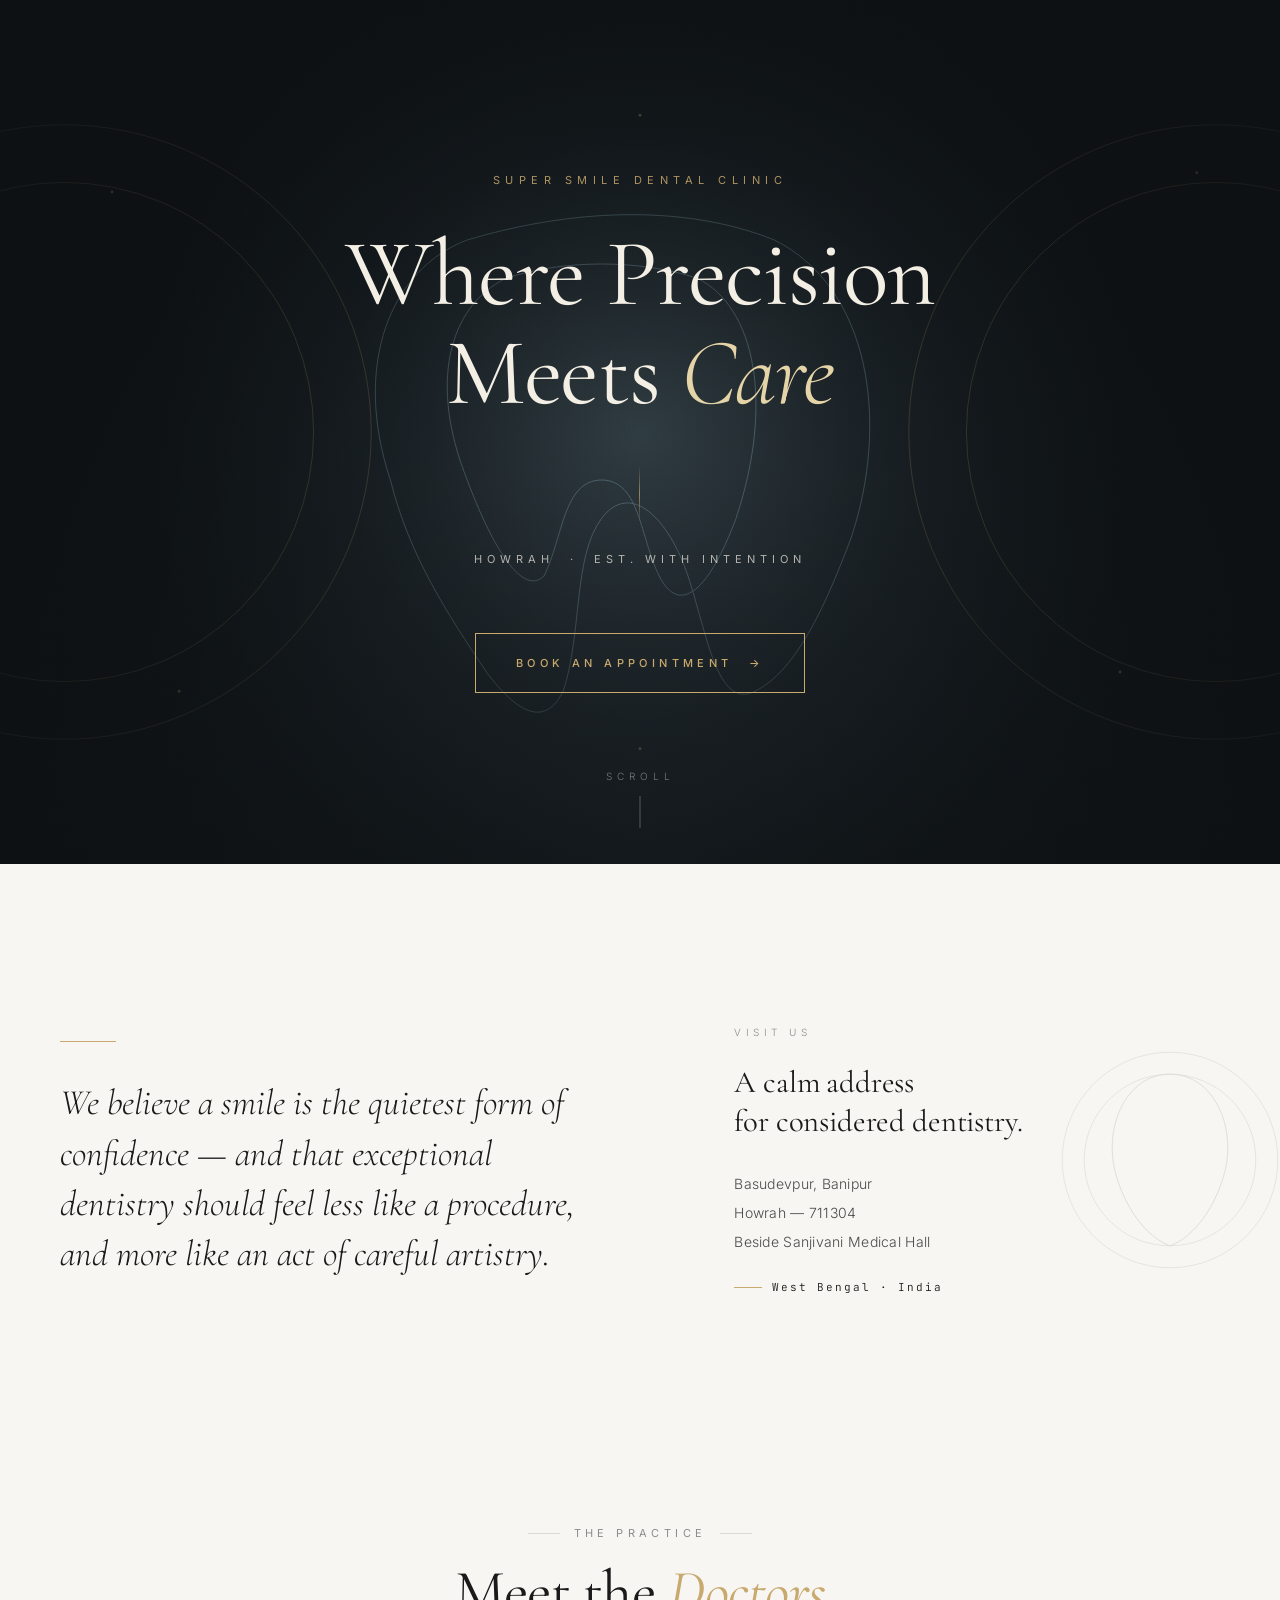
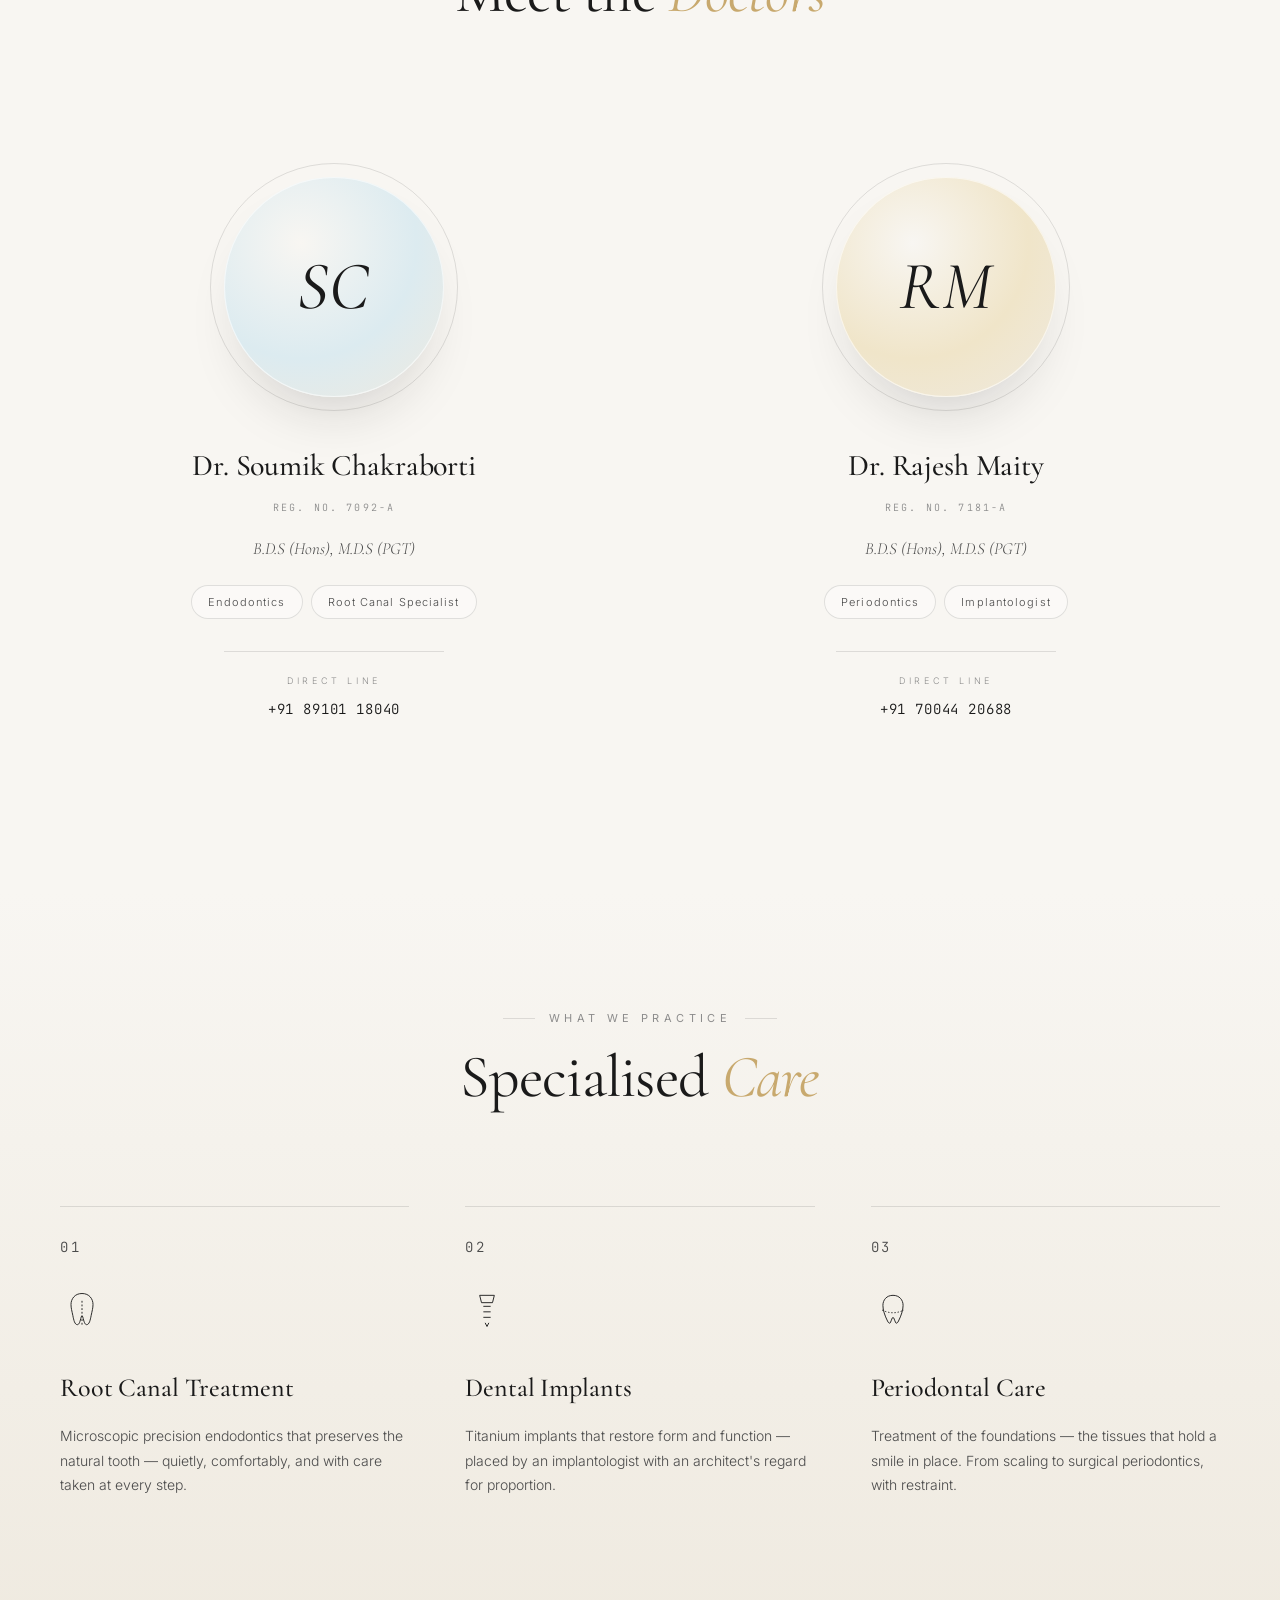
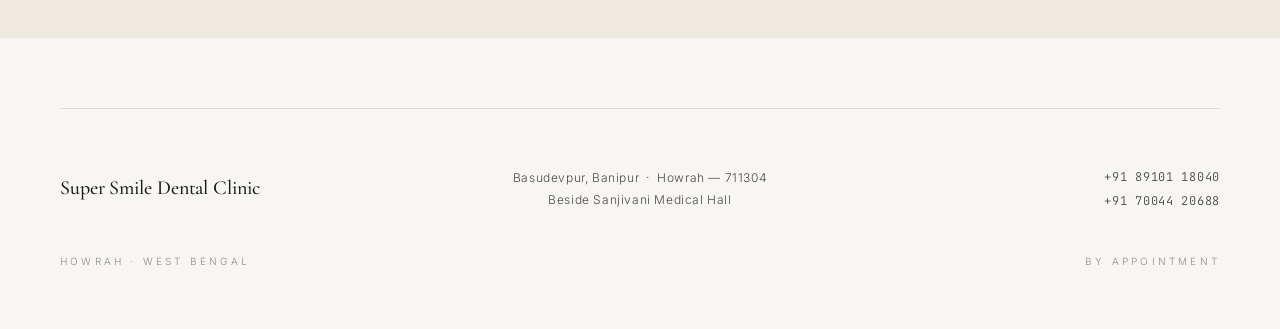
<file: super-smile-clinic/index.html>
<!DOCTYPE html>
<html lang="en">
<head>
  <meta charset="UTF-8" />
  <meta name="viewport" content="width=device-width, initial-scale=1.0" />
  <meta name="description" content="Super Smile Dental Clinic — Howrah. Premium dental care by Dr. Soumik Chakraborti and Dr. Rajesh Maity. Endodontics, Implants, Periodontal Care." />
  <title>Super Smile Dental Clinic — Howrah</title>

  <link rel="preconnect" href="https://fonts.googleapis.com" />
  <link rel="preconnect" href="https://fonts.gstatic.com" crossorigin />
  <link href="https://fonts.googleapis.com/css2?family=Cormorant+Garamond:ital,wght@0,300;0,400;0,500;0,600;1,300;1,400;1,500&family=Inter:wght@300;400;500;600&family=JetBrains+Mono:wght@300;400&display=swap" rel="stylesheet" />

  <link rel="icon" type="image/svg+xml" href="data:image/svg+xml,%3Csvg xmlns='http://www.w3.org/2000/svg' viewBox='0 0 64 64'%3E%3Cpath fill='%23C8A96E' d='M32 6c-9 0-15 5-15 14 0 6 2 10 4 16s2 22 6 22 4-12 5-15 6-3 7 0 1 15 5 15 4-16 6-22 4-10 4-16C54 11 41 6 32 6z'/%3E%3C/svg%3E" />

  <style>
    /* =========================================================
       DESIGN TOKENS
       ========================================================= */
    :root {
      --base:       #F8F6F2;
      --base-2:     #EFEAE0;
      --base-3:     #E6DFD0;
      --blue:       #A8D5E2;
      --blue-soft:  #DCEBF0;
      --gold:       #C8A96E;
      --gold-soft:  #E5D4A8;
      --ink:        #1A1A1A;
      --ink-2:      #4A4A4A;
      --ink-3:      #8C8C8C;
      --rule:       rgba(26, 26, 26, 0.12);
      --rule-soft:  rgba(26, 26, 26, 0.06);

      --serif: 'Cormorant Garamond', Georgia, 'Times New Roman', serif;
      --sans:  'Inter', -apple-system, BlinkMacSystemFont, sans-serif;
      --mono:  'JetBrains Mono', 'Courier New', monospace;

      --ease: cubic-bezier(0.22, 0.61, 0.36, 1);
    }

    *,
    *::before,
    *::after { box-sizing: border-box; margin: 0; padding: 0; }

    html { scroll-behavior: smooth; }

    body {
      font-family: var(--sans);
      font-weight: 300;
      font-size: 15px;
      line-height: 1.65;
      color: var(--ink);
      background: var(--base);
      -webkit-font-smoothing: antialiased;
      -moz-osx-font-smoothing: grayscale;
      overflow-x: hidden;
    }

    a { color: inherit; text-decoration: none; }
    button { font-family: inherit; }

    ::selection { background: var(--gold-soft); color: var(--ink); }

    /* =========================================================
       PAGE TRANSITION CONTAINER
       sequenced fade-out -> swap -> fade-in. No layout collapse.
       ========================================================= */
    .pages { position: relative; min-height: 100vh; }

    .page {
      display: none;
      opacity: 0;
      transform: translateY(10px);
      transition: opacity 420ms var(--ease), transform 420ms var(--ease);
    }
    .page.is-mounted { display: block; }
    .page.is-active {
      opacity: 1;
      transform: none;
    }

    /* =========================================================
       UTILITIES
       ========================================================= */
    .container { max-width: 1240px; margin: 0 auto; padding: 0 40px; }

    .eyebrow {
      font-family: var(--sans);
      font-size: 11px;
      font-weight: 400;
      letter-spacing: 0.4em;
      text-transform: uppercase;
      color: var(--ink-3);
    }

    .rule { height: 1px; background: var(--rule); border: 0; }

    /* fade-in on scroll */
    .reveal {
      opacity: 0;
      transform: translateY(20px);
      transition: opacity 900ms var(--ease), transform 900ms var(--ease);
    }
    .reveal.is-in { opacity: 1; transform: none; }

    /* =========================================================
       HERO
       ========================================================= */
    .hero {
      position: relative;
      min-height: 96vh;
      display: grid;
      place-items: center;
      overflow: hidden;
      background:
        radial-gradient(ellipse at 50% 100%, #1d2429 0%, #0d1114 70%);
      color: #F4EFE5;
      isolation: isolate;
    }

    .hero-art {
      position: absolute;
      inset: 0;
      z-index: 0;
      pointer-events: none;
    }
    .hero-art svg {
      width: 100%;
      height: 100%;
      display: block;
    }

    .hero-vignette {
      position: absolute;
      inset: 0;
      z-index: 1;
      background:
        radial-gradient(ellipse at center, rgba(13,17,20,0) 0%, rgba(13,17,20,0.55) 60%, rgba(13,17,20,0.92) 100%);
      pointer-events: none;
    }

    .hero-grain {
      position: absolute;
      inset: 0;
      z-index: 2;
      opacity: 0.05;
      pointer-events: none;
      background-image:
        radial-gradient(rgba(255,255,255,0.6) 1px, transparent 1px);
      background-size: 3px 3px;
      mix-blend-mode: overlay;
    }

    .hero-content {
      position: relative;
      z-index: 3;
      max-width: 960px;
      padding: 0 32px;
      text-align: center;
    }

    .hero-eyebrow {
      color: var(--gold);
      font-size: 11px;
      letter-spacing: 0.5em;
      text-transform: uppercase;
      font-weight: 400;
      margin-bottom: 36px;
      opacity: 0.85;
    }

    .hero h1 {
      font-family: var(--serif);
      font-weight: 400;
      font-size: clamp(46px, 7.4vw, 96px);
      line-height: 1.04;
      letter-spacing: -0.012em;
      color: #F4EFE5;
    }
    .hero h1 em {
      font-style: italic;
      color: var(--gold-soft);
      font-weight: 300;
    }

    .hero-divider {
      width: 1px;
      height: 56px;
      background: linear-gradient(to bottom, transparent, var(--gold) 50%, transparent);
      margin: 44px auto 28px;
      opacity: 0.7;
    }

    .hero-sub {
      font-size: 11px;
      letter-spacing: 0.45em;
      text-transform: uppercase;
      color: rgba(244, 239, 229, 0.7);
      font-weight: 400;
    }

    .ghost-btn {
      display: inline-flex;
      align-items: center;
      gap: 16px;
      margin-top: 64px;
      padding: 20px 40px;
      border: 1px solid var(--gold);
      color: var(--gold);
      background: transparent;
      cursor: pointer;
      font-family: var(--sans);
      font-size: 11px;
      letter-spacing: 0.4em;
      text-transform: uppercase;
      font-weight: 500;
      transition: background 280ms var(--ease), color 280ms var(--ease), letter-spacing 280ms var(--ease);
      text-decoration: none;
    }
    .ghost-btn:hover {
      background: var(--gold);
      color: #14181B;
      letter-spacing: 0.42em;
    }
    .ghost-btn .arrow {
      display: inline-block;
      transition: transform 280ms var(--ease);
    }
    .ghost-btn:hover .arrow { transform: translateX(6px); }

    .scroll-cue {
      position: absolute;
      bottom: 36px;
      left: 50%;
      transform: translateX(-50%);
      z-index: 3;
      font-size: 10px;
      letter-spacing: 0.5em;
      text-transform: uppercase;
      color: rgba(244, 239, 229, 0.45);
      display: flex;
      flex-direction: column;
      align-items: center;
      gap: 12px;
    }
    .scroll-cue::after {
      content: '';
      width: 1px;
      height: 32px;
      background: rgba(244, 239, 229, 0.3);
      animation: scrollPulse 2.4s ease-in-out infinite;
    }
    @keyframes scrollPulse {
      0%, 100% { transform: scaleY(0.4); transform-origin: top; opacity: 0.3; }
      50%      { transform: scaleY(1);   transform-origin: top; opacity: 0.7; }
    }

    /* =========================================================
       INTRO
       ========================================================= */
    .intro {
      padding: 160px 0 120px;
      position: relative;
    }
    .intro-grid {
      display: grid;
      grid-template-columns: 1.1fr 1fr;
      gap: 140px;
      align-items: center;
      position: relative;
    }
    .intro-philosophy {
      font-family: var(--serif);
      font-style: italic;
      font-weight: 300;
      font-size: clamp(26px, 2.8vw, 38px);
      line-height: 1.4;
      color: var(--ink);
      max-width: 520px;
    }
    .intro-philosophy::before {
      content: '';
      display: block;
      width: 56px;
      height: 1px;
      background: var(--gold);
      margin-bottom: 36px;
    }

    .intro-card {
      position: relative;
      padding-left: 0;
    }
    .intro-card .label {
      font-size: 10px;
      letter-spacing: 0.45em;
      text-transform: uppercase;
      color: var(--ink-3);
      margin-bottom: 22px;
    }
    .intro-card h3 {
      font-family: var(--serif);
      font-weight: 400;
      font-size: clamp(26px, 2.4vw, 32px);
      line-height: 1.3;
      margin-bottom: 28px;
      letter-spacing: -0.005em;
    }
    .intro-card .addr {
      font-size: 14px;
      color: var(--ink-2);
      line-height: 2.05;
      letter-spacing: 0.02em;
    }
    .intro-card .addr span { display: block; }
    .intro-card .pin {
      display: inline-flex;
      align-items: center;
      gap: 10px;
      margin-top: 22px;
      font-family: var(--mono);
      font-size: 11px;
      letter-spacing: 0.18em;
      color: var(--ink);
    }
    .intro-card .pin::before {
      content: '';
      width: 28px;
      height: 1px;
      background: var(--gold);
    }

    .intro-deco {
      position: absolute;
      right: -60px;
      top: 50%;
      transform: translateY(-50%);
      width: 220px;
      height: 220px;
      opacity: 0.12;
      pointer-events: none;
      color: var(--ink);
    }

    /* =========================================================
       SECTION HEAD (shared)
       ========================================================= */
    .section-head { text-align: center; margin-bottom: 96px; }
    .section-head .eyebrow { display: inline-flex; align-items: center; gap: 14px; }
    .section-head .eyebrow::before,
    .section-head .eyebrow::after {
      content: '';
      width: 32px;
      height: 1px;
      background: var(--rule);
    }
    .section-head h2 {
      font-family: var(--serif);
      font-weight: 400;
      font-size: clamp(38px, 5.2vw, 60px);
      line-height: 1.08;
      letter-spacing: -0.012em;
      margin-top: 18px;
    }
    .section-head h2 em { font-style: italic; color: var(--gold); }

    /* =========================================================
       DOCTORS
       ========================================================= */
    .doctors { padding: 100px 0 130px; background: var(--base); }
    .doctor-grid {
      display: grid;
      grid-template-columns: 1fr 1fr;
      gap: 64px;
    }
    .doctor {
      display: flex;
      flex-direction: column;
      align-items: center;
      text-align: center;
      padding: 56px 32px 40px;
      transition: transform 500ms var(--ease);
    }
    .doctor:hover { transform: translateY(-6px); }

    .doctor-avatar {
      width: 220px;
      height: 220px;
      border-radius: 50%;
      display: grid;
      place-items: center;
      font-family: var(--serif);
      font-style: italic;
      font-weight: 400;
      font-size: 68px;
      letter-spacing: 0.02em;
      color: var(--ink);
      background:
        radial-gradient(circle at 35% 30%, #F8F6F2 0%, var(--blue-soft) 55%, var(--base-2) 100%);
      position: relative;
      margin-bottom: 44px;
      box-shadow:
        0 32px 60px -28px rgba(26, 26, 26, 0.22),
        inset 0 0 0 1px rgba(255,255,255,0.6);
    }
    .doctor-avatar::after {
      content: '';
      position: absolute;
      inset: -14px;
      border: 1px solid var(--rule);
      border-radius: 50%;
    }
    .doctor:nth-child(2) .doctor-avatar {
      background:
        radial-gradient(circle at 35% 30%, #F8F6F2 0%, #F0E5C9 55%, var(--base-2) 100%);
    }

    .doctor h3 {
      font-family: var(--serif);
      font-weight: 500;
      font-size: 30px;
      letter-spacing: -0.005em;
    }
    .doctor .reg {
      font-family: var(--mono);
      font-size: 10px;
      letter-spacing: 0.22em;
      color: var(--ink-3);
      margin-top: 10px;
      text-transform: uppercase;
    }
    .doctor .qual {
      font-family: var(--serif);
      font-style: italic;
      font-size: 17px;
      color: var(--ink-2);
      margin-top: 18px;
    }
    .doctor .tags {
      display: flex;
      gap: 8px;
      flex-wrap: wrap;
      justify-content: center;
      margin-top: 22px;
    }
    .tag {
      padding: 7px 16px;
      border: 1px solid var(--rule);
      border-radius: 999px;
      font-size: 11px;
      letter-spacing: 0.1em;
      color: var(--ink-2);
      background: rgba(255,255,255,0.4);
    }

    .doctor .phone {
      margin-top: 32px;
      padding-top: 22px;
      border-top: 1px solid var(--rule);
      width: 100%;
      max-width: 220px;
    }
    .doctor .phone .pre {
      font-size: 9px;
      letter-spacing: 0.4em;
      text-transform: uppercase;
      color: var(--ink-3);
      display: block;
      margin-bottom: 8px;
    }
    .doctor .phone .num {
      font-family: var(--mono);
      font-size: 14px;
      letter-spacing: 0.06em;
      color: var(--ink);
    }

    /* =========================================================
       SERVICES
       ========================================================= */
    .services {
      padding: 110px 0 140px;
      background: linear-gradient(180deg, var(--base) 0%, var(--base-2) 100%);
    }
    .service-grid {
      display: grid;
      grid-template-columns: repeat(3, 1fr);
      gap: 56px;
      margin-top: 24px;
    }
    .service {
      padding-top: 28px;
      border-top: 1px solid var(--rule);
      transition: border-color 280ms var(--ease);
    }
    .service:hover { border-top-color: var(--gold); }
    .service-num {
      font-family: var(--mono);
      font-size: 11px;
      letter-spacing: 0.2em;
      color: var(--ink-3);
      margin-bottom: 28px;
    }
    .service-icon {
      width: 44px;
      height: 44px;
      margin-bottom: 28px;
      color: var(--ink);
      stroke-width: 1;
    }
    .service h4 {
      font-family: var(--serif);
      font-weight: 500;
      font-size: 26px;
      margin-bottom: 14px;
      letter-spacing: -0.005em;
    }
    .service p {
      font-size: 14px;
      color: var(--ink-2);
      line-height: 1.75;
    }

    /* =========================================================
       FOOTER (page 1)
       ========================================================= */
    footer.foot {
      padding: 70px 0 60px;
      background: var(--base);
    }
    .foot-grid {
      display: grid;
      grid-template-columns: 1fr 2fr 1fr;
      gap: 40px;
      align-items: center;
      padding-top: 56px;
      border-top: 1px solid var(--rule);
    }
    .foot-name {
      font-family: var(--serif);
      font-weight: 500;
      font-size: 20px;
      letter-spacing: -0.005em;
    }
    .foot-addr {
      font-size: 12px;
      color: var(--ink-2);
      letter-spacing: 0.05em;
      text-align: center;
      line-height: 1.8;
    }
    .foot-phones {
      text-align: right;
      font-family: var(--mono);
      font-size: 12px;
      color: var(--ink-2);
      letter-spacing: 0.06em;
      line-height: 2;
    }

    .foot-meta {
      margin-top: 40px;
      display: flex;
      justify-content: space-between;
      align-items: center;
      font-size: 10px;
      letter-spacing: 0.32em;
      text-transform: uppercase;
      color: var(--ink-3);
    }

    /* =========================================================
       PAGE 2 — TOPBAR
       ========================================================= */
    .topbar {
      padding: 32px 0;
      border-bottom: 1px solid var(--rule);
      position: sticky;
      top: 0;
      z-index: 10;
      background: rgba(248, 246, 242, 0.94);
      backdrop-filter: saturate(150%) blur(8px);
      -webkit-backdrop-filter: saturate(150%) blur(8px);
    }
    .topbar-inner {
      display: flex;
      justify-content: space-between;
      align-items: center;
    }
    .brand {
      font-family: var(--serif);
      font-weight: 500;
      font-size: 19px;
      letter-spacing: -0.005em;
      display: inline-flex;
      align-items: center;
      gap: 12px;
    }
    .brand-dot {
      width: 8px;
      height: 8px;
      border-radius: 50%;
      background: var(--gold);
      display: inline-block;
    }
    .back-link {
      display: inline-flex;
      align-items: center;
      gap: 12px;
      font-size: 11px;
      letter-spacing: 0.36em;
      text-transform: uppercase;
      color: var(--ink-2);
      background: none;
      border: 0;
      cursor: pointer;
      padding: 10px 0;
      transition: color 250ms var(--ease);
      font-family: var(--sans);
      font-weight: 400;
    }
    .back-link:hover { color: var(--gold); }
    .back-link .arr {
      display: inline-block;
      transition: transform 250ms var(--ease);
    }
    .back-link:hover .arr { transform: translateX(-4px); }

    /* =========================================================
       BOOKING
       ========================================================= */
    .booking { padding: 90px 0 150px; }
    .booking-head { text-align: center; margin-bottom: 88px; }
    .booking-head h1 {
      font-family: var(--serif);
      font-weight: 400;
      font-size: clamp(42px, 5.6vw, 68px);
      line-height: 1.06;
      letter-spacing: -0.012em;
      margin: 18px 0 18px;
    }
    .booking-head h1 em { font-style: italic; color: var(--gold); }
    .booking-head p {
      color: var(--ink-2);
      font-size: 15px;
      max-width: 460px;
      margin: 0 auto;
    }

    .booking-grid {
      display: grid;
      grid-template-columns: 1.5fr 1fr;
      gap: 110px;
      align-items: start;
    }

    /* form */
    .form { display: grid; gap: 36px; }
    .form-section-label {
      font-size: 10px;
      letter-spacing: 0.4em;
      text-transform: uppercase;
      color: var(--ink-3);
      margin-bottom: -16px;
    }
    .row2 {
      display: grid;
      grid-template-columns: 1fr 1fr;
      gap: 36px;
    }

    .field { position: relative; }
    .field input,
    .field select,
    .field textarea {
      width: 100%;
      background: transparent;
      border: 0;
      border-bottom: 1px solid var(--rule);
      padding: 26px 0 12px;
      font-family: var(--sans);
      font-size: 15px;
      font-weight: 400;
      color: var(--ink);
      outline: none;
      transition: border-color 280ms var(--ease);
      border-radius: 0;
    }
    .field textarea { resize: none; min-height: 96px; }

    .field input:focus,
    .field select:focus,
    .field textarea:focus {
      border-bottom-color: var(--gold);
    }

    .field label {
      position: absolute;
      left: 0;
      top: 26px;
      font-size: 14px;
      color: var(--ink-3);
      letter-spacing: 0.02em;
      pointer-events: none;
      transition: top 220ms var(--ease), font-size 220ms var(--ease), letter-spacing 220ms var(--ease), color 220ms var(--ease);
      font-weight: 400;
    }

    .field.is-filled label,
    .field input:focus + label,
    .field select:focus + label,
    .field textarea:focus + label {
      top: 0;
      font-size: 10px;
      letter-spacing: 0.32em;
      text-transform: uppercase;
      color: var(--ink-3);
    }

    /* select arrow */
    .field select {
      appearance: none;
      -webkit-appearance: none;
      cursor: pointer;
      background-image: url("data:image/svg+xml;utf8,<svg xmlns='http://www.w3.org/2000/svg' width='12' height='8' viewBox='0 0 12 8' fill='none'><path d='M1 1L6 6L11 1' stroke='%231A1A1A' stroke-width='1' stroke-linecap='round'/></svg>");
      background-repeat: no-repeat;
      background-position: right 4px center;
      padding-right: 28px;
    }

    /* date input */
    .field input[type="date"] {
      cursor: pointer;
      color: var(--ink);
    }
    .field input[type="date"]::-webkit-calendar-picker-indicator {
      filter: invert(0.4);
      cursor: pointer;
    }

    /* time slots */
    .slot-block { display: grid; gap: 14px; }
    .slot-label {
      font-size: 10px;
      letter-spacing: 0.4em;
      text-transform: uppercase;
      color: var(--ink-3);
    }
    .time-slots {
      display: grid;
      grid-template-columns: repeat(3, 1fr);
      border: 1px solid var(--rule);
    }
    .time-slot { position: relative; }
    .time-slot input {
      position: absolute;
      opacity: 0;
      pointer-events: none;
    }
    .time-slot label {
      display: block;
      padding: 22px 12px 20px;
      text-align: center;
      font-size: 11px;
      letter-spacing: 0.28em;
      text-transform: uppercase;
      cursor: pointer;
      color: var(--ink-2);
      transition: background 280ms var(--ease), color 280ms var(--ease);
      border-right: 1px solid var(--rule);
      font-weight: 500;
    }
    .time-slot:last-child label { border-right: 0; }
    .time-slot label .meta {
      display: block;
      font-size: 9px;
      letter-spacing: 0.3em;
      color: var(--ink-3);
      margin-top: 6px;
      font-weight: 400;
    }
    .time-slot input:checked + label {
      background: var(--ink);
      color: var(--gold);
    }
    .time-slot input:checked + label .meta { color: rgba(200, 169, 110, 0.7); }
    .time-slot input:focus-visible + label {
      outline: 1px solid var(--gold);
      outline-offset: -3px;
    }

    /* submit */
    .submit-btn {
      width: 100%;
      padding: 24px;
      background: var(--gold);
      color: var(--ink);
      border: 0;
      font-family: var(--sans);
      font-size: 11px;
      letter-spacing: 0.42em;
      text-transform: uppercase;
      font-weight: 500;
      cursor: pointer;
      transition: transform 320ms var(--ease), box-shadow 320ms var(--ease);
      margin-top: 12px;
    }
    .submit-btn:hover {
      transform: translateY(-2px) scale(1.005);
      box-shadow: 0 28px 56px -18px rgba(200, 169, 110, 0.55);
    }
    .submit-btn:active { transform: translateY(0); }

    .form-note {
      font-size: 11px;
      letter-spacing: 0.04em;
      color: var(--ink-3);
      text-align: center;
      margin-top: 4px;
    }

    /* confirmation */
    .confirmation {
      display: none;
      padding: 64px 40px;
      text-align: center;
      border: 1px solid var(--gold);
      background:
        linear-gradient(180deg, rgba(200,169,110,0.06) 0%, rgba(200,169,110,0.02) 100%);
      position: relative;
    }
    .confirmation.is-show {
      display: block;
      animation: fadeUp 700ms var(--ease);
    }
    .confirmation .check {
      width: 56px;
      height: 56px;
      margin: 0 auto 28px;
      border: 1px solid var(--gold);
      border-radius: 50%;
      display: grid;
      place-items: center;
      color: var(--gold);
    }
    .confirmation h3 {
      font-family: var(--serif);
      font-weight: 400;
      font-size: 32px;
      margin-bottom: 16px;
      letter-spacing: -0.005em;
    }
    .confirmation h3 em { font-style: italic; color: var(--gold); }
    .confirmation p {
      color: var(--ink-2);
      font-size: 15px;
      max-width: 380px;
      margin: 0 auto 30px;
      line-height: 1.7;
    }
    .confirmation .meta {
      font-family: var(--mono);
      font-size: 10px;
      letter-spacing: 0.3em;
      text-transform: uppercase;
      color: var(--ink-3);
    }
    @keyframes fadeUp {
      from { opacity: 0; transform: translateY(12px); }
      to   { opacity: 1; transform: none; }
    }

    /* side panel */
    .side {
      position: relative;
      padding: 56px 44px;
      background: var(--base-2);
      overflow: hidden;
      min-height: 520px;
    }
    .side .watermark {
      position: absolute;
      bottom: -60px;
      right: -80px;
      width: 360px;
      height: 360px;
      opacity: 0.09;
      pointer-events: none;
      color: var(--ink);
    }
    .side h4 {
      font-family: var(--serif);
      font-weight: 400;
      font-size: 26px;
      margin-bottom: 8px;
      letter-spacing: -0.005em;
      position: relative;
    }
    .side .h4-sub {
      font-size: 10px;
      letter-spacing: 0.4em;
      text-transform: uppercase;
      color: var(--ink-3);
      margin-bottom: 40px;
    }
    .side .info-block {
      margin-bottom: 30px;
      position: relative;
    }
    .side .info-block .lab {
      font-size: 9px;
      letter-spacing: 0.42em;
      text-transform: uppercase;
      color: var(--ink-3);
      margin-bottom: 10px;
    }
    .side .info-block .val {
      font-size: 14px;
      color: var(--ink);
      line-height: 1.85;
    }
    .side .info-block .val.mono {
      font-family: var(--mono);
      font-size: 13px;
      letter-spacing: 0.04em;
    }
    .side .hours-row {
      display: flex;
      justify-content: space-between;
      font-size: 13px;
      color: var(--ink-2);
      padding: 6px 0;
      border-bottom: 1px solid var(--rule-soft);
    }
    .side .hours-row:last-child { border: 0; }
    .side .hours-row .day { letter-spacing: 0.04em; }
    .side .hours-row .time { font-family: var(--mono); font-size: 12px; }

    /* =========================================================
       RESPONSIVE
       ========================================================= */
    @media (max-width: 1024px) {
      .booking-grid { gap: 70px; }
      .intro-grid { gap: 80px; }
    }

    @media (max-width: 860px) {
      .container { padding: 0 24px; }

      .hero { min-height: 90vh; }
      .hero-eyebrow { margin-bottom: 28px; }
      .ghost-btn { margin-top: 48px; padding: 16px 28px; font-size: 10px; }

      .intro { padding: 100px 0 70px; }
      .intro-grid { grid-template-columns: 1fr; gap: 60px; }
      .intro-deco { display: none; }

      .doctors { padding: 80px 0 90px; }
      .doctor-grid { grid-template-columns: 1fr; gap: 24px; }
      .doctor { padding: 40px 16px 32px; }
      .doctor-avatar { width: 180px; height: 180px; font-size: 54px; margin-bottom: 36px; }

      .services { padding: 80px 0 100px; }
      .service-grid { grid-template-columns: 1fr; gap: 44px; }
      .section-head { margin-bottom: 64px; }

      footer.foot { padding: 50px 0 40px; }
      .foot-grid { grid-template-columns: 1fr; gap: 22px; text-align: center; padding-top: 40px; }
      .foot-addr { text-align: center; }
      .foot-phones { text-align: center; }
      .foot-meta { flex-direction: column; gap: 12px; margin-top: 28px; text-align: center; }

      .topbar { padding: 22px 0; }
      .brand { font-size: 17px; }

      .booking { padding: 60px 0 100px; }
      .booking-grid { grid-template-columns: 1fr; gap: 64px; }
      .row2 { grid-template-columns: 1fr; gap: 36px; }
      .booking-head { margin-bottom: 60px; }

      .side { padding: 44px 28px; min-height: auto; }
    }

    @media (max-width: 480px) {
      .container { padding: 0 20px; }
      .hero-eyebrow,
      .hero-sub { font-size: 10px; letter-spacing: 0.4em; }
      .ghost-btn { font-size: 10px; letter-spacing: 0.32em; padding: 14px 24px; }
      .time-slots { grid-template-columns: 1fr; }
      .time-slot label { border-right: 0; border-bottom: 1px solid var(--rule); }
      .time-slot:last-child label { border-bottom: 0; }
      .doctor-avatar { width: 160px; height: 160px; font-size: 48px; }
    }

    @media (prefers-reduced-motion: reduce) {
      *, *::before, *::after {
        animation-duration: 0.01ms !important;
        transition-duration: 0.01ms !important;
      }
      .reveal { opacity: 1; transform: none; }
    }
  </style>
</head>
<body>
  <main class="pages" id="app">

    <!-- ============================================================
         PAGE 1 — CLINIC & DOCTORS
         ============================================================ -->
    <article class="page is-mounted is-active" id="page-home" aria-label="Home">

      <!-- HERO -->
      <section class="hero" aria-label="Hero">
        <!-- Abstract dental-inspired SVG art -->
        <div class="hero-art" aria-hidden="true">
          <svg viewBox="0 0 1600 900" preserveAspectRatio="xMidYMid slice" xmlns="http://www.w3.org/2000/svg">
            <defs>
              <radialGradient id="glow" cx="50%" cy="50%" r="50%">
                <stop offset="0%"  stop-color="#A8D5E2" stop-opacity="0.18"/>
                <stop offset="60%" stop-color="#A8D5E2" stop-opacity="0.04"/>
                <stop offset="100%" stop-color="#A8D5E2" stop-opacity="0"/>
              </radialGradient>
              <linearGradient id="gold-line" x1="0" x2="1" y1="0" y2="0">
                <stop offset="0%"   stop-color="#C8A96E" stop-opacity="0"/>
                <stop offset="50%"  stop-color="#C8A96E" stop-opacity="0.55"/>
                <stop offset="100%" stop-color="#C8A96E" stop-opacity="0"/>
              </linearGradient>
            </defs>

            <!-- soft ambient glow -->
            <circle cx="800" cy="450" r="520" fill="url(#glow)"/>

            <!-- abstract molar silhouette suggested by overlapping arcs -->
            <g stroke="#A8D5E2" stroke-width="1" fill="none" opacity="0.32">
              <path d="M620 250 C 540 280, 500 380, 540 500 C 560 580, 600 640, 640 700 C 670 740, 700 760, 720 720 C 740 660, 730 580, 760 540 C 790 500, 830 540, 850 600 C 870 660, 880 740, 920 720 C 960 700, 990 640, 1020 560 C 1060 440, 1040 300, 940 250 C 840 210, 720 220, 620 250 Z"/>
              <path d="M660 290 C 600 320, 580 400, 620 500 C 650 580, 680 620, 700 600 C 720 560, 720 500, 760 500 C 800 500, 800 560, 820 600 C 840 640, 870 620, 900 540 C 940 420, 920 320, 860 290 C 800 270, 720 270, 660 290 Z"/>
            </g>

            <!-- thin gold horizon line -->
            <line x1="0" y1="450" x2="1600" y2="450" stroke="url(#gold-line)" stroke-width="1"/>

            <!-- decorative arcs (left + right) -->
            <g stroke="#C8A96E" stroke-width="0.8" fill="none" opacity="0.35">
              <circle cx="200" cy="450" r="320" />
              <circle cx="200" cy="450" r="260" />
              <circle cx="1400" cy="450" r="320" />
              <circle cx="1400" cy="450" r="260" />
            </g>

            <!-- floating dots -->
            <g fill="#C8A96E" opacity="0.5">
              <circle cx="250" cy="200" r="1.5"/>
              <circle cx="1380" cy="180" r="1.5"/>
              <circle cx="320" cy="720" r="1.5"/>
              <circle cx="1300" cy="700" r="1.5"/>
              <circle cx="800" cy="120" r="1.5"/>
              <circle cx="800" cy="780" r="1.5"/>
            </g>
          </svg>
        </div>

        <div class="hero-vignette" aria-hidden="true"></div>
        <div class="hero-grain" aria-hidden="true"></div>

        <div class="hero-content">
          <p class="hero-eyebrow">Super Smile Dental Clinic</p>
          <h1>Where Precision<br/>Meets <em>Care</em></h1>
          <div class="hero-divider" aria-hidden="true"></div>
          <p class="hero-sub">Howrah &nbsp;·&nbsp; Est. With Intention</p>
          <a href="#book" class="ghost-btn" data-route="page-book" aria-label="Book an appointment">
            Book an Appointment <span class="arrow" aria-hidden="true">&rarr;</span>
          </a>
        </div>

        <div class="scroll-cue" aria-hidden="true">Scroll</div>
      </section>

      <!-- INTRO -->
      <section class="intro" aria-label="Clinic introduction">
        <div class="container">
          <div class="intro-grid">
            <div class="intro-philosophy reveal">
              We believe a smile is the quietest form of confidence —
              and that exceptional dentistry should feel less like a procedure,
              and more like an act of careful artistry.
            </div>

            <div class="intro-card reveal">
              <p class="label">Visit&nbsp;Us</p>
              <h3>A calm address<br/>for considered dentistry.</h3>
              <p class="addr">
                <span>Basudevpur, Banipur</span>
                <span>Howrah &mdash; 711304</span>
                <span>Beside Sanjivani Medical Hall</span>
              </p>
              <p class="pin">West Bengal &middot; India</p>

              <!-- decorative thin arc -->
              <svg class="intro-deco" viewBox="0 0 200 200" aria-hidden="true">
                <circle cx="100" cy="100" r="98" fill="none" stroke="currentColor" stroke-width="0.6"/>
                <circle cx="100" cy="100" r="78" fill="none" stroke="currentColor" stroke-width="0.6"/>
                <path d="M100 22 C 60 22, 40 70, 50 110 C 58 142, 78 170, 100 178 C 122 170, 142 142, 150 110 C 160 70, 140 22, 100 22 Z"
                      fill="none" stroke="currentColor" stroke-width="0.8"/>
              </svg>
            </div>
          </div>
        </div>
      </section>

      <!-- DOCTORS -->
      <section class="doctors" aria-label="Meet the doctors">
        <div class="container">
          <header class="section-head reveal">
            <p class="eyebrow">The&nbsp;Practice</p>
            <h2>Meet the <em>Doctors</em></h2>
          </header>

          <div class="doctor-grid">
            <article class="doctor reveal" aria-label="Dr. Soumik Chakraborti">
              <div class="doctor-avatar" aria-hidden="true">SC</div>
              <h3>Dr. Soumik Chakraborti</h3>
              <p class="reg">Reg. No. 7092&#8209;A</p>
              <p class="qual">B.D.S (Hons), M.D.S (PGT)</p>
              <div class="tags" role="list">
                <span class="tag" role="listitem">Endodontics</span>
                <span class="tag" role="listitem">Root Canal Specialist</span>
              </div>
              <div class="phone">
                <span class="pre">Direct&nbsp;Line</span>
                <a class="num" href="tel:+918910118040" aria-label="Call Dr. Soumik Chakraborti">+91&nbsp;89101&nbsp;18040</a>
              </div>
            </article>

            <article class="doctor reveal" aria-label="Dr. Rajesh Maity">
              <div class="doctor-avatar" aria-hidden="true">RM</div>
              <h3>Dr. Rajesh Maity</h3>
              <p class="reg">Reg. No. 7181&#8209;A</p>
              <p class="qual">B.D.S (Hons), M.D.S (PGT)</p>
              <div class="tags" role="list">
                <span class="tag" role="listitem">Periodontics</span>
                <span class="tag" role="listitem">Implantologist</span>
              </div>
              <div class="phone">
                <span class="pre">Direct&nbsp;Line</span>
                <a class="num" href="tel:+917004420688" aria-label="Call Dr. Rajesh Maity">+91&nbsp;70044&nbsp;20688</a>
              </div>
            </article>
          </div>
        </div>
      </section>

      <!-- SERVICES -->
      <section class="services" aria-label="Services">
        <div class="container">
          <header class="section-head reveal">
            <p class="eyebrow">What&nbsp;We&nbsp;Practice</p>
            <h2>Specialised <em>Care</em></h2>
          </header>

          <div class="service-grid">
            <div class="service reveal">
              <p class="service-num">01</p>
              <svg class="service-icon" viewBox="0 0 48 48" fill="none" stroke="currentColor" aria-hidden="true">
                <path d="M24 6 C 16 6, 12 12, 12 18 C 12 22, 13 25, 14 30 C 15 35, 16 40, 19 40 C 21 40, 22 36, 23 32 C 23.5 30, 24.5 30, 25 32 C 26 36, 27 40, 29 40 C 32 40, 33 35, 34 30 C 35 25, 36 22, 36 18 C 36 12, 32 6, 24 6 Z"/>
                <line x1="24" y1="14" x2="24" y2="40" stroke-dasharray="2 2"/>
              </svg>
              <h4>Root Canal Treatment</h4>
              <p>Microscopic precision endodontics that preserves the natural tooth — quietly, comfortably, and with care taken at every step.</p>
            </div>

            <div class="service reveal">
              <p class="service-num">02</p>
              <svg class="service-icon" viewBox="0 0 48 48" fill="none" stroke="currentColor" aria-hidden="true">
                <path d="M16 8 H 32 L 30 16 H 18 Z"/>
                <line x1="20" y1="20" x2="28" y2="20"/>
                <line x1="20" y1="26" x2="28" y2="26"/>
                <line x1="20" y1="32" x2="28" y2="32"/>
                <path d="M22 38 L 24 42 L 26 38"/>
              </svg>
              <h4>Dental Implants</h4>
              <p>Titanium implants that restore form and function — placed by an implantologist with an architect's regard for proportion.</p>
            </div>

            <div class="service reveal">
              <p class="service-num">03</p>
              <svg class="service-icon" viewBox="0 0 48 48" fill="none" stroke="currentColor" aria-hidden="true">
                <path d="M24 8 C 17 8, 13 13, 13 19 C 13 24, 15 30, 18 36 C 19 38, 20 39, 21 38 C 22.5 35, 23 32, 24 32 C 25 32, 25.5 35, 27 38 C 28 39, 29 38, 30 36 C 33 30, 35 24, 35 19 C 35 13, 31 8, 24 8 Z"/>
                <path d="M12 24 Q 24 30, 36 24" stroke-dasharray="1.5 2"/>
              </svg>
              <h4>Periodontal Care</h4>
              <p>Treatment of the foundations — the tissues that hold a smile in place. From scaling to surgical periodontics, with restraint.</p>
            </div>
          </div>
        </div>
      </section>

      <!-- FOOTER -->
      <footer class="foot" aria-label="Footer">
        <div class="container">
          <div class="foot-grid">
            <p class="foot-name">Super Smile Dental Clinic</p>
            <p class="foot-addr">
              Basudevpur, Banipur &nbsp;·&nbsp; Howrah &mdash; 711304<br/>
              Beside Sanjivani Medical Hall
            </p>
            <p class="foot-phones">
              +91&nbsp;89101&nbsp;18040<br/>
              +91&nbsp;70044&nbsp;20688
            </p>
          </div>
          <div class="foot-meta">
            <span>Howrah &middot; West Bengal</span>
            <span>By Appointment</span>
          </div>
        </div>
      </footer>
    </article>

    <!-- ============================================================
         PAGE 2 — APPOINTMENT BOOKING
         ============================================================ -->
    <article class="page" id="page-book" aria-label="Appointment booking">

      <header class="topbar">
        <div class="container topbar-inner">
          <a href="#" class="brand" data-route="page-home" aria-label="Back to home">
            <span class="brand-dot" aria-hidden="true"></span>
            Super Smile Dental
          </a>
          <button class="back-link" type="button" data-route="page-home" aria-label="Back to home">
            <span class="arr" aria-hidden="true">&larr;</span> Back
          </button>
        </div>
      </header>

      <section class="booking" aria-label="Reserve your visit">
        <div class="container">
          <header class="booking-head">
            <p class="eyebrow">Appointments</p>
            <h1>Reserve Your <em>Visit</em></h1>
            <p>Fill in your details and we'll confirm your slot shortly.</p>
          </header>

          <div class="booking-grid">

            <!-- FORM -->
            <div>
              <form class="form" id="booking-form" novalidate>
                <p class="form-section-label">Your details</p>

                <div class="row2">
                  <div class="field">
                    <input type="text" id="name" name="name" placeholder=" " autocomplete="name" required aria-required="true" />
                    <label for="name">Full Name</label>
                  </div>
                  <div class="field">
                    <input type="tel" id="phone" name="phone" placeholder=" " autocomplete="tel" inputmode="numeric" pattern="[0-9+\s\-]{7,}" required aria-required="true" />
                    <label for="phone">Mobile Number</label>
                  </div>
                </div>

                <div class="field">
                  <input type="email" id="email" name="email" placeholder=" " autocomplete="email" />
                  <label for="email">Email Address (optional)</label>
                </div>

                <p class="form-section-label">Your visit</p>

                <div class="row2">
                  <div class="field">
                    <select id="doctor" name="doctor" required aria-required="true">
                      <option value="" disabled selected hidden></option>
                      <option value="Dr. Soumik Chakraborti">Dr. Soumik Chakraborti</option>
                      <option value="Dr. Rajesh Maity">Dr. Rajesh Maity</option>
                      <option value="No Preference">No Preference</option>
                    </select>
                    <label for="doctor">Preferred Doctor</label>
                  </div>
                  <div class="field">
                    <select id="reason" name="reason" required aria-required="true">
                      <option value="" disabled selected hidden></option>
                      <option value="Root Canal">Root Canal</option>
                      <option value="Implant Consultation">Implant Consultation</option>
                      <option value="General Checkup">General Checkup</option>
                      <option value="Other">Other</option>
                    </select>
                    <label for="reason">Reason for Visit</label>
                  </div>
                </div>

                <div class="field">
                  <input type="date" id="date" name="date" placeholder=" " required aria-required="true" />
                  <label for="date">Preferred Date</label>
                </div>

                <div class="slot-block" role="radiogroup" aria-label="Preferred Time Slot">
                  <span class="slot-label">Preferred Time Slot</span>
                  <div class="time-slots">
                    <div class="time-slot">
                      <input type="radio" id="slot-morning" name="slot" value="Morning" required />
                      <label for="slot-morning">Morning <span class="meta">9 &mdash; 12</span></label>
                    </div>
                    <div class="time-slot">
                      <input type="radio" id="slot-afternoon" name="slot" value="Afternoon" />
                      <label for="slot-afternoon">Afternoon <span class="meta">1 &mdash; 4</span></label>
                    </div>
                    <div class="time-slot">
                      <input type="radio" id="slot-evening" name="slot" value="Evening" />
                      <label for="slot-evening">Evening <span class="meta">5 &mdash; 8</span></label>
                    </div>
                  </div>
                </div>

                <div class="field">
                  <textarea id="notes" name="notes" placeholder=" " rows="3"></textarea>
                  <label for="notes">Additional Notes (optional)</label>
                </div>

                <button type="submit" class="submit-btn" aria-label="Confirm appointment">
                  Confirm Appointment
                </button>
                <p class="form-note">By submitting, you agree to be contacted to confirm your slot.</p>
              </form>

              <!-- INLINE CONFIRMATION -->
              <div class="confirmation" id="confirmation" role="status" aria-live="polite">
                <div class="check" aria-hidden="true">
                  <svg width="22" height="22" viewBox="0 0 24 24" fill="none" stroke="currentColor" stroke-width="1.4">
                    <path d="M5 12 L 10 17 L 19 7"/>
                  </svg>
                </div>
                <h3>Thank you, <em id="conf-name">friend</em>.</h3>
                <p>We'll reach out shortly on the number you provided to confirm your slot. Until then, take it easy.</p>
                <p class="meta" id="conf-meta">Reference &middot; SS&ndash;0000</p>
              </div>
            </div>

            <!-- SIDE PANEL -->
            <aside class="side" aria-label="Clinic details">
              <h4>The Clinic</h4>
              <p class="h4-sub">Quietly Premium Dentistry</p>

              <div class="info-block">
                <p class="lab">Address</p>
                <p class="val">
                  Basudevpur, Banipur<br/>
                  Howrah &mdash; 711304<br/>
                  Beside Sanjivani Medical Hall
                </p>
              </div>

              <div class="info-block">
                <p class="lab">Reach Us</p>
                <p class="val mono">+91&nbsp;89101&nbsp;18040</p>
                <p class="val mono">+91&nbsp;70044&nbsp;20688</p>
              </div>

              <div class="info-block">
                <p class="lab">Hours</p>
                <div class="hours-row"><span class="day">Mon &ndash; Fri</span><span class="time">9 &middot; 12 &nbsp;|&nbsp; 5 &middot; 8</span></div>
                <div class="hours-row"><span class="day">Saturday</span><span class="time">9 &middot; 1</span></div>
                <div class="hours-row"><span class="day">Sunday</span><span class="time">By Appt.</span></div>
              </div>

              <!-- watermark tooth -->
              <svg class="watermark" viewBox="0 0 360 360" aria-hidden="true">
                <path
                  d="M180 40 C 120 40, 88 80, 88 130 C 88 170, 100 200, 110 240 C 118 270, 128 320, 148 320 C 162 320, 168 290, 174 270 C 178 256, 182 256, 186 270 C 192 290, 198 320, 212 320 C 232 320, 242 270, 250 240 C 260 200, 272 170, 272 130 C 272 80, 240 40, 180 40 Z"
                  fill="none" stroke="currentColor" stroke-width="1"/>
                <circle cx="180" cy="180" r="158" fill="none" stroke="currentColor" stroke-width="0.6"/>
              </svg>
            </aside>
          </div>
        </div>
      </section>
    </article>

  </main>

  <script>
    (function () {
      'use strict';

      /* -----------------------------------------------------------
         ROUTING — sequenced fade transitions between two views
         ----------------------------------------------------------- */
      const FADE_MS = 420;
      const pages = {
        'page-home': document.getElementById('page-home'),
        'page-book': document.getElementById('page-book')
      };

      function mount(p)   { p.classList.add('is-mounted'); }
      function unmount(p) { p.classList.remove('is-mounted', 'is-active'); }
      function activate(p) {
        // double rAF so the browser registers display:block before the opacity transition
        requestAnimationFrame(() => requestAnimationFrame(() => p.classList.add('is-active')));
      }

      function go(routeId) {
        if (!pages[routeId]) return;
        const current = document.querySelector('.page.is-active');
        const next = pages[routeId];
        if (current === next) return;

        const finishSwap = () => {
          if (current) unmount(current);
          mount(next);
          // reset reveals so they animate again on the new view
          next.querySelectorAll('.reveal.is-in').forEach(el => el.classList.remove('is-in'));
          window.scrollTo({ top: 0, left: 0, behavior: 'auto' });
          activate(next);
          observeReveals(next);
        };

        if (current) {
          current.classList.remove('is-active');
          setTimeout(finishSwap, FADE_MS);
        } else {
          finishSwap();
        }

        const hash = routeId === 'page-book' ? '#book' : '#home';
        if (location.hash !== hash) history.pushState({ route: routeId }, '', hash);
      }

      // intercept any element with data-route
      document.addEventListener('click', function (e) {
        const t = e.target.closest('[data-route]');
        if (!t) return;
        const route = t.getAttribute('data-route');
        if (!pages[route]) return;
        e.preventDefault();
        go(route);
      });

      // hash sync (initial load + back/forward)
      function fromHash() {
        const h = (location.hash || '').replace('#', '').toLowerCase();
        return h === 'book' ? 'page-book' : 'page-home';
      }
      window.addEventListener('popstate', () => go(fromHash()));

      // initial route — clear any inline state, mount + activate the right page
      Object.values(pages).forEach(unmount);
      const initialRoute = fromHash();
      mount(pages[initialRoute]);
      activate(pages[initialRoute]);

      /* -----------------------------------------------------------
         SCROLL REVEAL
         ----------------------------------------------------------- */
      let io;
      function observeReveals(scope) {
        if (!('IntersectionObserver' in window)) {
          (scope || document).querySelectorAll('.reveal').forEach(el => el.classList.add('is-in'));
          return;
        }
        if (!io) {
          io = new IntersectionObserver((entries) => {
            entries.forEach(en => {
              if (en.isIntersecting) {
                en.target.classList.add('is-in');
                io.unobserve(en.target);
              }
            });
          }, { threshold: 0.12, rootMargin: '0px 0px -40px 0px' });
        }
        (scope || document).querySelectorAll('.reveal:not(.is-in)').forEach(el => io.observe(el));
      }
      observeReveals(document);

      /* -----------------------------------------------------------
         FLOATING LABELS — handle empty state for select & date
         ----------------------------------------------------------- */
      const fields = document.querySelectorAll('.field input, .field select, .field textarea');
      function syncFilled(el) {
        const wrap = el.closest('.field');
        if (!wrap) return;
        const filled = el.value && el.value.trim() !== '';
        wrap.classList.toggle('is-filled', !!filled);
      }
      fields.forEach(el => {
        syncFilled(el);
        el.addEventListener('input', () => syncFilled(el));
        el.addEventListener('change', () => syncFilled(el));
        el.addEventListener('blur', () => syncFilled(el));
      });

      /* -----------------------------------------------------------
         FORM SUBMISSION — inline confirmation, no reload
         ----------------------------------------------------------- */
      const form = document.getElementById('booking-form');
      const confirmation = document.getElementById('confirmation');
      const confName = document.getElementById('conf-name');
      const confMeta = document.getElementById('conf-meta');

      // Set min date to today for the date input
      const dateInput = document.getElementById('date');
      if (dateInput) {
        const today = new Date();
        const yyyy = today.getFullYear();
        const mm = String(today.getMonth() + 1).padStart(2, '0');
        const dd = String(today.getDate()).padStart(2, '0');
        dateInput.min = `${yyyy}-${mm}-${dd}`;
      }

      form.addEventListener('submit', function (e) {
        e.preventDefault();

        // very light validation
        const name = form.name.value.trim();
        const phone = form.phone.value.trim();
        const doctor = form.doctor.value;
        const reason = form.reason.value;
        const date = form.date.value;
        const slot = form.querySelector('input[name="slot"]:checked');

        const missing = !name || !phone || !doctor || !reason || !date || !slot;
        if (missing) {
          // gentle visual cue
          form.querySelectorAll('input, select').forEach(i => {
            const wrap = i.closest('.field');
            const empty = (i.type === 'radio')
              ? !form.querySelector('input[name="slot"]:checked')
              : !i.value;
            if (wrap && i.required && empty) {
              wrap.style.transition = 'background 200ms ease';
              wrap.style.background = 'rgba(200,169,110,0.06)';
              setTimeout(() => { wrap.style.background = ''; }, 700);
            }
          });
          return;
        }

        // friendly first name extraction
        const firstName = name.split(/\s+/)[0];
        confName.textContent = firstName;

        // mock reference
        const ref = 'SS-' + Math.floor(1000 + Math.random() * 9000);
        confMeta.textContent = 'Reference \u00B7 ' + ref;

        // hide form, show confirmation
        form.style.transition = 'opacity 350ms ease, transform 350ms ease';
        form.style.opacity = '0';
        form.style.transform = 'translateY(-6px)';
        setTimeout(() => {
          form.style.display = 'none';
          confirmation.classList.add('is-show');
          // scroll into view politely
          confirmation.scrollIntoView({ behavior: 'smooth', block: 'center' });
        }, 360);
      });

      /* -----------------------------------------------------------
         Tiny touch: add data-route to in-page anchor "#book"
         (already handled via [data-route], but allow plain #book too)
         ----------------------------------------------------------- */
      document.querySelectorAll('a[href="#book"]').forEach(a => {
        if (!a.hasAttribute('data-route')) a.setAttribute('data-route', 'page-book');
      });

    })();
  </script>
</body>
</html>
</file>
